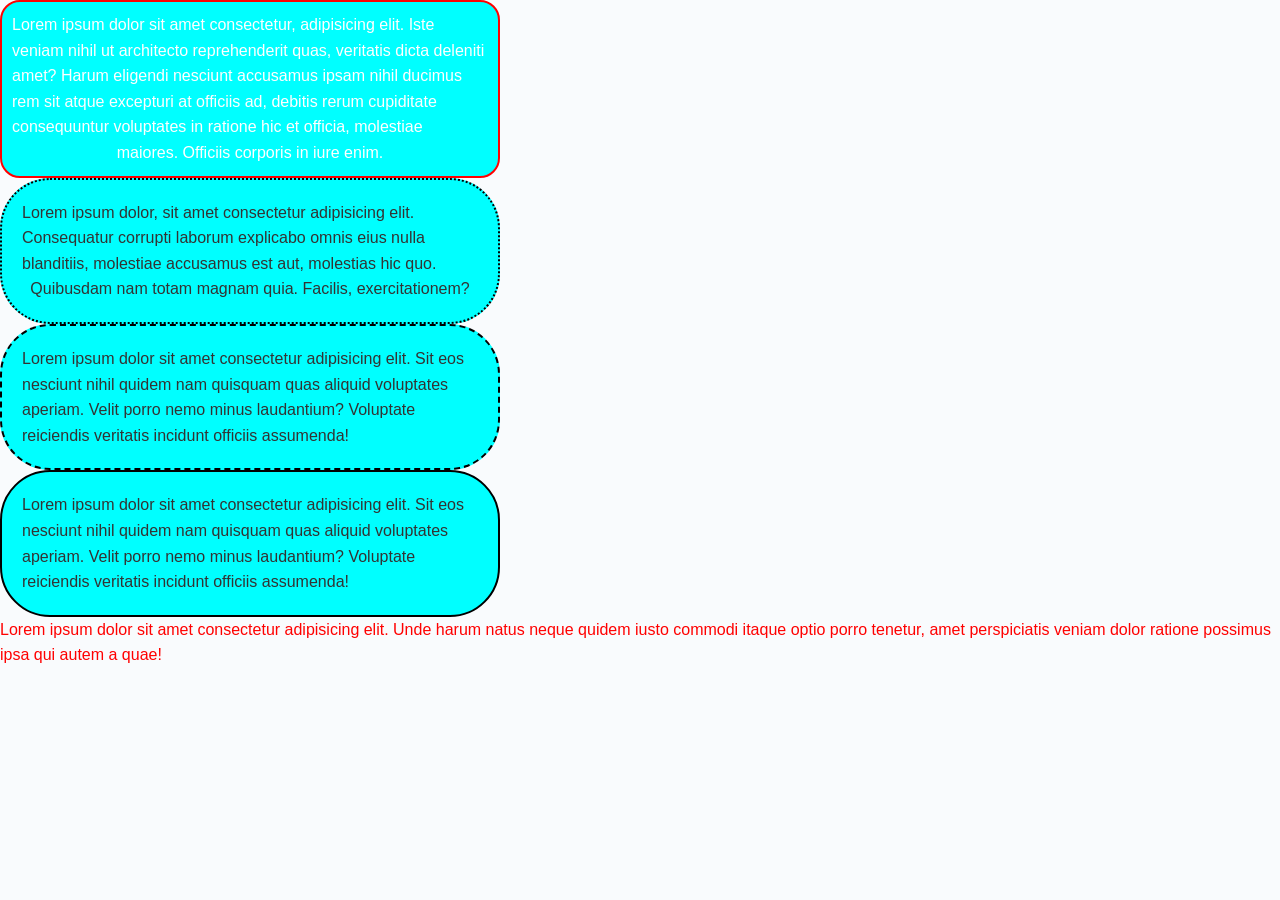
<file: index.html>
<!DOCTYPE html>
<html lang="en">

<head>
    <meta charset="UTF-8">
    <meta name="viewport" content="width=device-width, initial-scale=1.0">
    <link rel="stylesheet" href="assets/style.css">
    <title>border</title>
</head>

<body>
    <p class="para one">Lorem ipsum dolor sit amet consectetur, adipisicing elit. Iste veniam nihil ut architecto
        reprehenderit quas, veritatis dicta deleniti amet? Harum eligendi nesciunt accusamus ipsam nihil ducimus rem sit
        atque excepturi at officiis ad, debitis rerum cupiditate consequuntur voluptates in ratione hic et officia,
        molestiae maiores. Officiis corporis in iure enim.</p>

    <p class="para two">Lorem ipsum dolor, sit amet consectetur adipisicing elit. Consequatur corrupti laborum explicabo
        omnis eius nulla blanditiis, molestiae accusamus est aut, molestias hic quo. Quibusdam nam totam magnam quia.
        Facilis, exercitationem?</p>

    <p class="para three">Lorem ipsum dolor sit amet consectetur adipisicing elit. Sit eos nesciunt nihil quidem nam
        quisquam quas aliquid voluptates aperiam. Velit porro nemo minus laudantium? Voluptate reiciendis veritatis
        incidunt officiis assumenda!</p>

    <p class="para fore">Lorem ipsum dolor sit amet consectetur

        adipisicing elit. Sit eos nesciunt nihil quidem nam
        quisquam quas aliquid voluptates aperiam. Velit porro nemo minus laudantium? Voluptate reiciendis veritatis
        incidunt officiis assumenda!</p>

    <p style="color: red;">Lorem ipsum dolor sit amet consectetur adipisicing elit. Unde harum natus neque quidem iusto commodi itaque optio
        porro tenetur, amet perspiciatis veniam dolor ratione possimus ipsa qui autem a quae!</p>

</body>

</html>
</file>
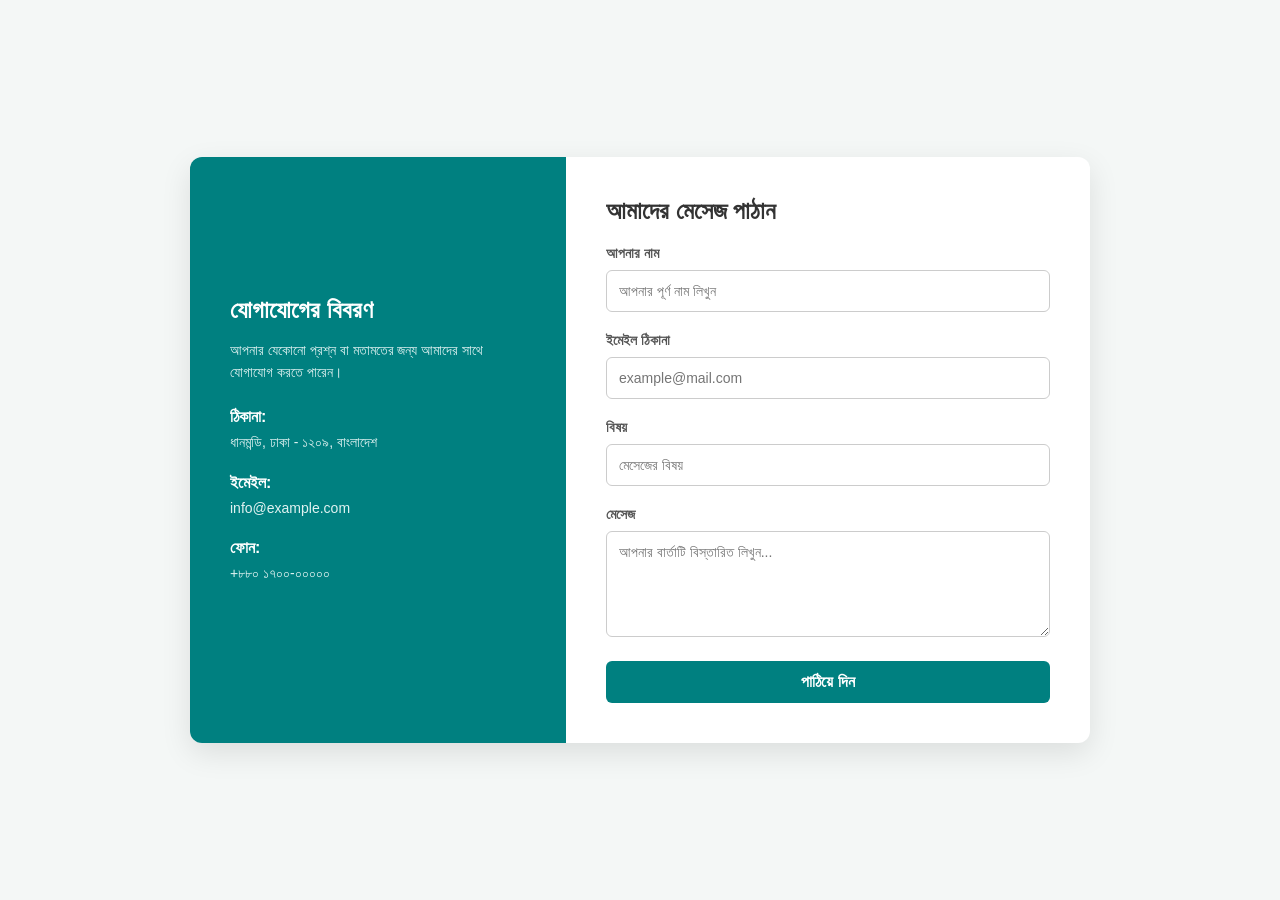
<file: contant.html>
<!DOCTYPE html>
<html lang="bn">

<head>
    <meta charset="UTF-8">
    <meta name="viewport" content="width=device-width, initial-scale=1.0">
    <title>যোগাযোগ করুন | Contact Us</title>
    <style>
        /* রিসেট এবং মৌলিক স্টাইল */
        * {
            margin: 0;
            padding: 0;
            box-sizing: border-box;
            font-family: 'Segoe UI', Tahoma, Geneva, Verdana, sans-serif;
        }

        body {
            background-color: #f4f7f6;
            display: flex;
            justify-content: center;
            align-items: center;
            min-height: 100vh;
            padding: 20px;
        }

        /* কন্টেইনার লেআউট */
        .contact-container {
            background-color: #ffffff;
            width: 100%;
            max-width: 900px;
            display: flex;
            border-radius: 12px;
            box-shadow: 0 10px 30px rgba(0, 0, 0, 0.1);
            overflow: hidden;
        }

        /* বাম পাশের কন্টাক্ট ইনফো স্টাইল */
        .contact-info {
            background-color: #008080;
            color: #ffffff;
            padding: 40px;
            flex: 1;
            display: flex;
            flex-direction: column;
            justify-content: center;
        }

        .contact-info h2 {
            font-size: 24px;
            margin-bottom: 15px;
        }

        .contact-info p {
            font-size: 14px;
            line-height: 1.6;
            margin-bottom: 25px;
            color: #e0f2f1;
        }

        .info-item {
            margin-bottom: 20px;
        }

        .info-item strong {
            display: block;
            font-size: 16px;
            margin-bottom: 5px;
        }

        .info-item p {
            margin-bottom: 0;
        }

        /* ডান পাশের ফর্ম স্টাইল */
        .contact-form {
            padding: 40px;
            flex: 1.5;
        }

        .contact-form h2 {
            font-size: 24px;
            color: #333333;
            margin-bottom: 20px;
        }

        .form-group {
            margin-bottom: 20px;
        }

        .form-group label {
            display: block;
            font-size: 14px;
            color: #555555;
            margin-bottom: 8px;
            font-weight: 600;
        }

        .form-group input,
        .form-group textarea {
            width: 100%;
            padding: 12px;
            border: 1px solid #cccccc;
            border-radius: 6px;
            font-size: 14px;
            outline: none;
            transition: border-color 0.3s ease;
        }

        .form-group input:focus,
        .form-group textarea:focus {
            border-color: #008080;
        }

        .form-group textarea {
            resize: vertical;
        }

        /* সাবমিট বাটন */
        .submit-btn {
            width: 100%;
            padding: 12px;
            background-color: #008080;
            color: #ffffff;
            border: none;
            border-radius: 6px;
            font-size: 16px;
            font-weight: bold;
            cursor: pointer;
            transition: background-color 0.3s ease;
        }

        .submit-btn:hover {
            background-color: #005656;
        }

        /* মোবাইল ও ছোট ডিভাইসের জন্য রেসপন্সিভ ডিজাইন */
        @media (max-width: 768px) {
            .contact-container {
                flex-direction: column;
            }

            .contact-info,
            .contact-form {
                padding: 25px;
            }
        }
    </style>


</head>

<body>

    <div class="contact-container">
        <!-- বাম পাশের সেকশন: যোগাযোগের তথ্য -->
        <div class="contact-info">
            <h2>যোগাযোগের বিবরণ</h2>
            <p>আপনার যেকোনো প্রশ্ন বা মতামতের জন্য আমাদের সাথে যোগাযোগ করতে পারেন।</p>

            <div class="info-item">
                <strong>ঠিকানা:</strong>
                <p>ধানমন্ডি, ঢাকা - ১২০৯, বাংলাদেশ</p>
            </div>

            <div class="info-item">
                <strong>ইমেইল:</strong>
                <p>info@example.com</p>
            </div>

            <div class="info-item">
                <strong>ফোন:</strong>
                <p>+৮৮০ ১৭০০-০০০০০</p>
            </div>
        </div>

        <!-- ডান পাশের সেকশন: কন্টাক্ট ফর্ম -->
        <div class="contact-form">
            <h2>আমাদের মেসেজ পাঠান</h2>
            <form action="#" method="POST">
                <div class="form-group">
                    <label for="name">আপনার নাম</label>
                    <input type="text" id="name" name="name" placeholder="আপনার পূর্ণ নাম লিখুন" required>
                </div>

                <div class="form-group">
                    <label for="email">ইমেইল ঠিকানা</label>
                    <input type="email" id="email" name="email" placeholder="example@mail.com" required>
                </div>

                <div class="form-group">
                    <label for="subject">বিষয়</label>
                    <input type="text" id="subject" name="subject" placeholder="মেসেজের বিষয়" required>
                </div>

                <div class="form-group">
                    <label for="message">মেসেজ</label>
                    <textarea id="message" name="message" rows="5" placeholder="আপনার বার্তাটি বিস্তারিত লিখুন..."
                        required></textarea>
                </div>

                <button type="submit" class="submit-btn">পাঠিয়ে দিন</button>
            </form>
        </div>
    </div>

</body>

</html>
</file>
<file: assets/style.css>
.para{
    max-width: 500px;
}

.one{
    border:2px solid red ;
    /* max-width: 500px; */
    max-height: 300px;
    padding: 10px; 
    border-radius: 20px;
    background: aqua;
    color: #fff;
    text-align-last: center;
}
.one:hover{
    background: rgba(255, 0, 0, 0.5);
    color: #000;
}
.two{
    /* max-width: 500px; */
    border: 2px dotted black;
    background: aqua;
    text-align-last:center ;
    border-radius: 50px;
    padding: 20px;
}
.three{
    border: 2px dashed #000;
    /* max-width: 500px; */
    border-radius: 50px;
    padding: 20px;
    background: aqua;
}
.fore{
    border: 2px double #000;
    /* max-width: 500px; */
    border-radius: 50px;
    padding: 20px;
    background: aqua; 
}



/* বেসিক রিসেট */
* {
    margin: 0;
    padding: 0;
    box-sizing: border-box;
    font-family: 'Segoe UI', Tahoma, Geneva, Verdana, sans-serif;
}

body {
    background-color: #f9fbfd;
    color: #333333;
    line-height: 1.6;
}

.container {
    max-width: 1100px;
    margin: 0 auto;
    padding: 0 20px;
}

/* হেডার / ব্যানার সেকশন */
.about-hero {
    background-color: #008080;
    color: #ffffff;
    text-align: center;
    padding: 60px 20px;
}

.about-hero h1 {
    font-size: 36px;
    margin-bottom: 10px;
}

.about-hero p {
    font-size: 18px;
    color: #e0f2f1;
}

/* মূল পরিচিতি সেকশন */
.about-section {
    padding: 60px 0;
}

.about-grid {
    display: flex;
    align-items: center;
    gap: 40px;
}

.about-image {
    flex: 1;
}

.about-image img {
    width: 100%;
    border-radius: 10px;
    box-shadow: 0 8px 20px rgba(0, 0, 0, 0.1);
}

.about-text {
    flex: 1;
}

.about-text h2 {
    font-size: 28px;
    color: #008080;
    margin-bottom: 20px;
}

.about-text p {
    font-size: 16px;
    color: #555555;
    margin-bottom: 15px;
}

/* মিশন ও ভিশন কার্ড সেকশন */
.features-section {
    background-color: #ffffff;
    padding: 60px 0;
    border-top: 1px solid #eeeeee;
    border-bottom: 1px solid #eeeeee;
}

.features-grid {
    display: flex;
    gap: 20px;
}

.feature-card {
    background-color: #f4f7f6;
    padding: 30px;
    border-radius: 8px;
    flex: 1;
    border-left: 4px solid #008080;
    transition: transform 0.3s ease;
}

.feature-card:hover {
    transform: translateY(-5px);
}

.feature-card h3 {
    font-size: 20px;
    color: #333333;
    margin-bottom: 12px;
}

.feature-card p {
    font-size: 14px;
    color: #666666;
}

/* পরিসংখ্যান সেকশন */
.stats-section {
    padding: 50px 0;
    background-color: #008080;
    color: #ffffff;
    text-align: center;
}

.stats-grid {
    display: flex;
    justify-content: space-around;
    gap: 20px;
}

.stat-item h2 {
    font-size: 38px;
    margin-bottom: 5px;
}

.stat-item p {
    font-size: 15px;
    color: #e0f2f1;
}

/* রেসপন্সিভ ডিজাইন (মোবাইলের জন্য) */
@media (max-width: 768px) {
    .about-grid, 
    .features-grid, 
    .stats-grid {
        flex-direction: column;
    }

    .about-hero h1 {
        font-size: 28px;
    }

    .about-text h2 {
        font-size: 22px;
    }

    .stats-grid {
        gap: 30px;
    }
}
</file>
